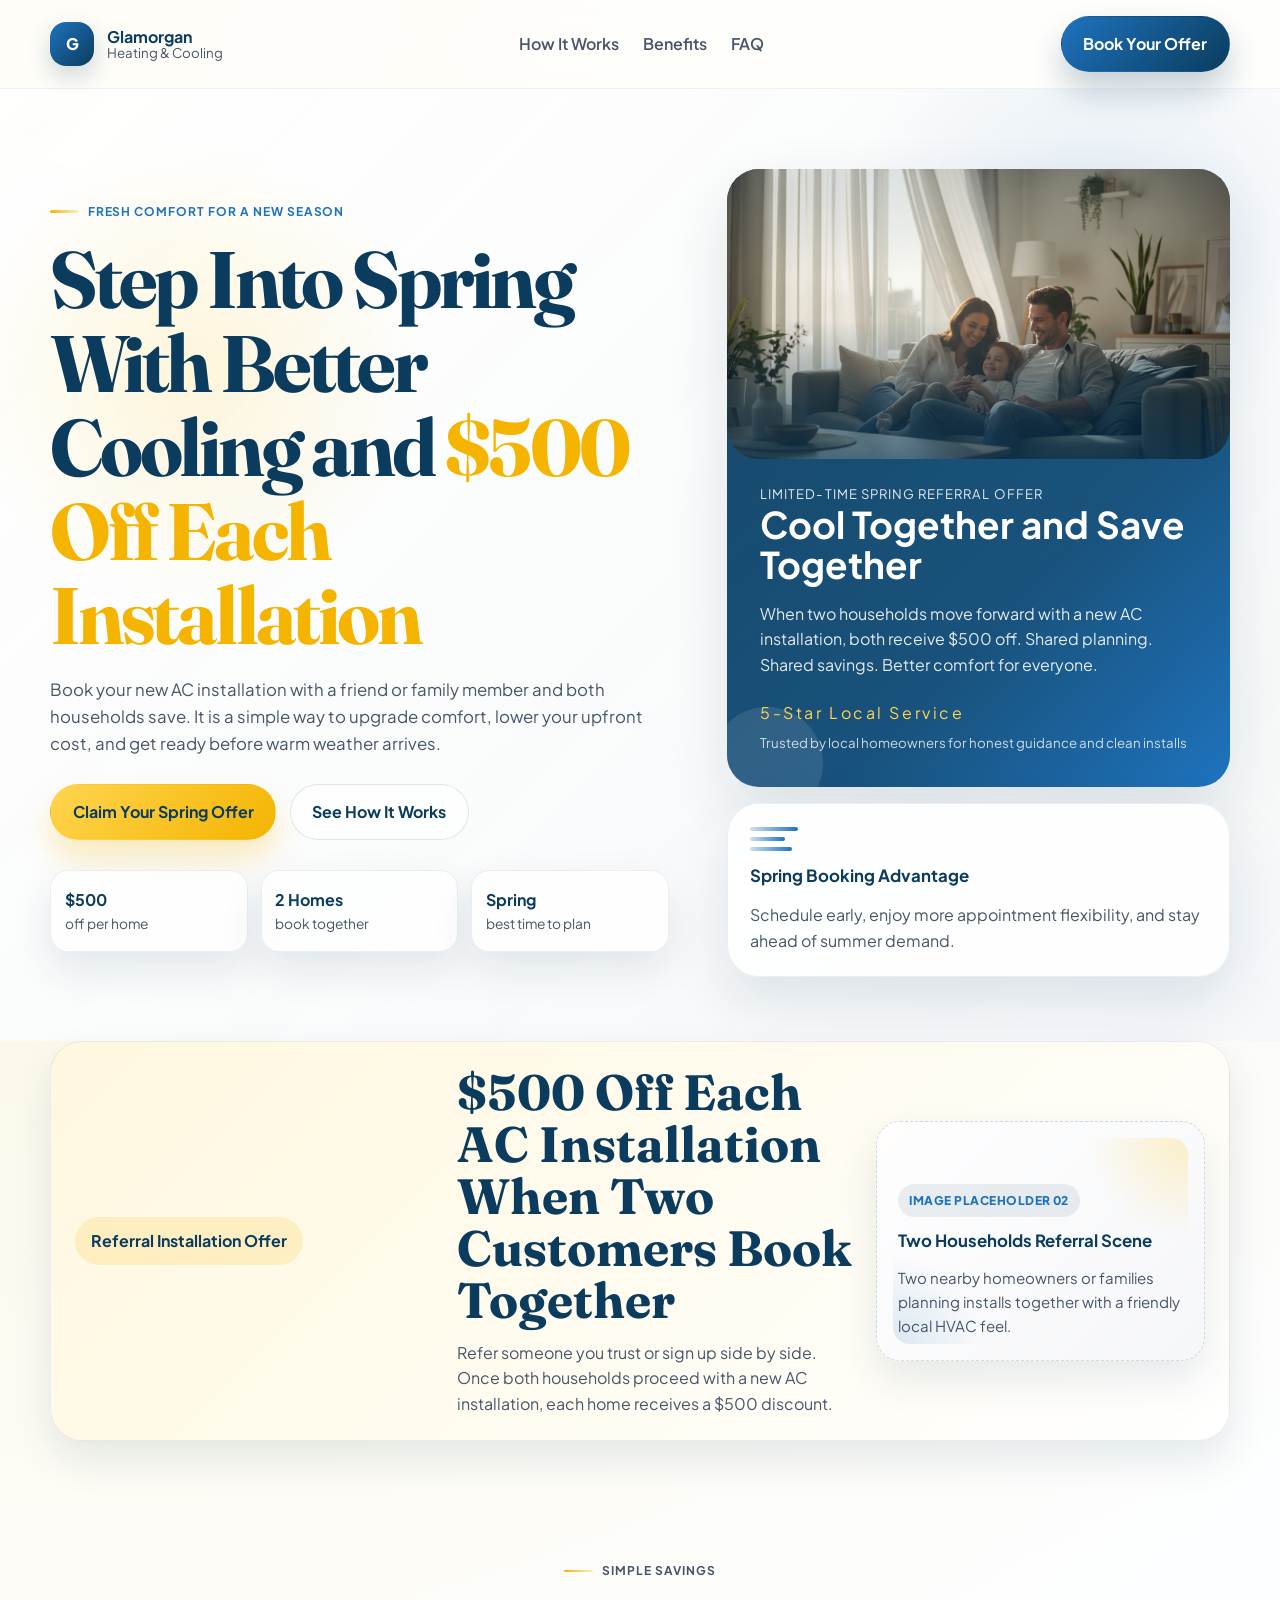
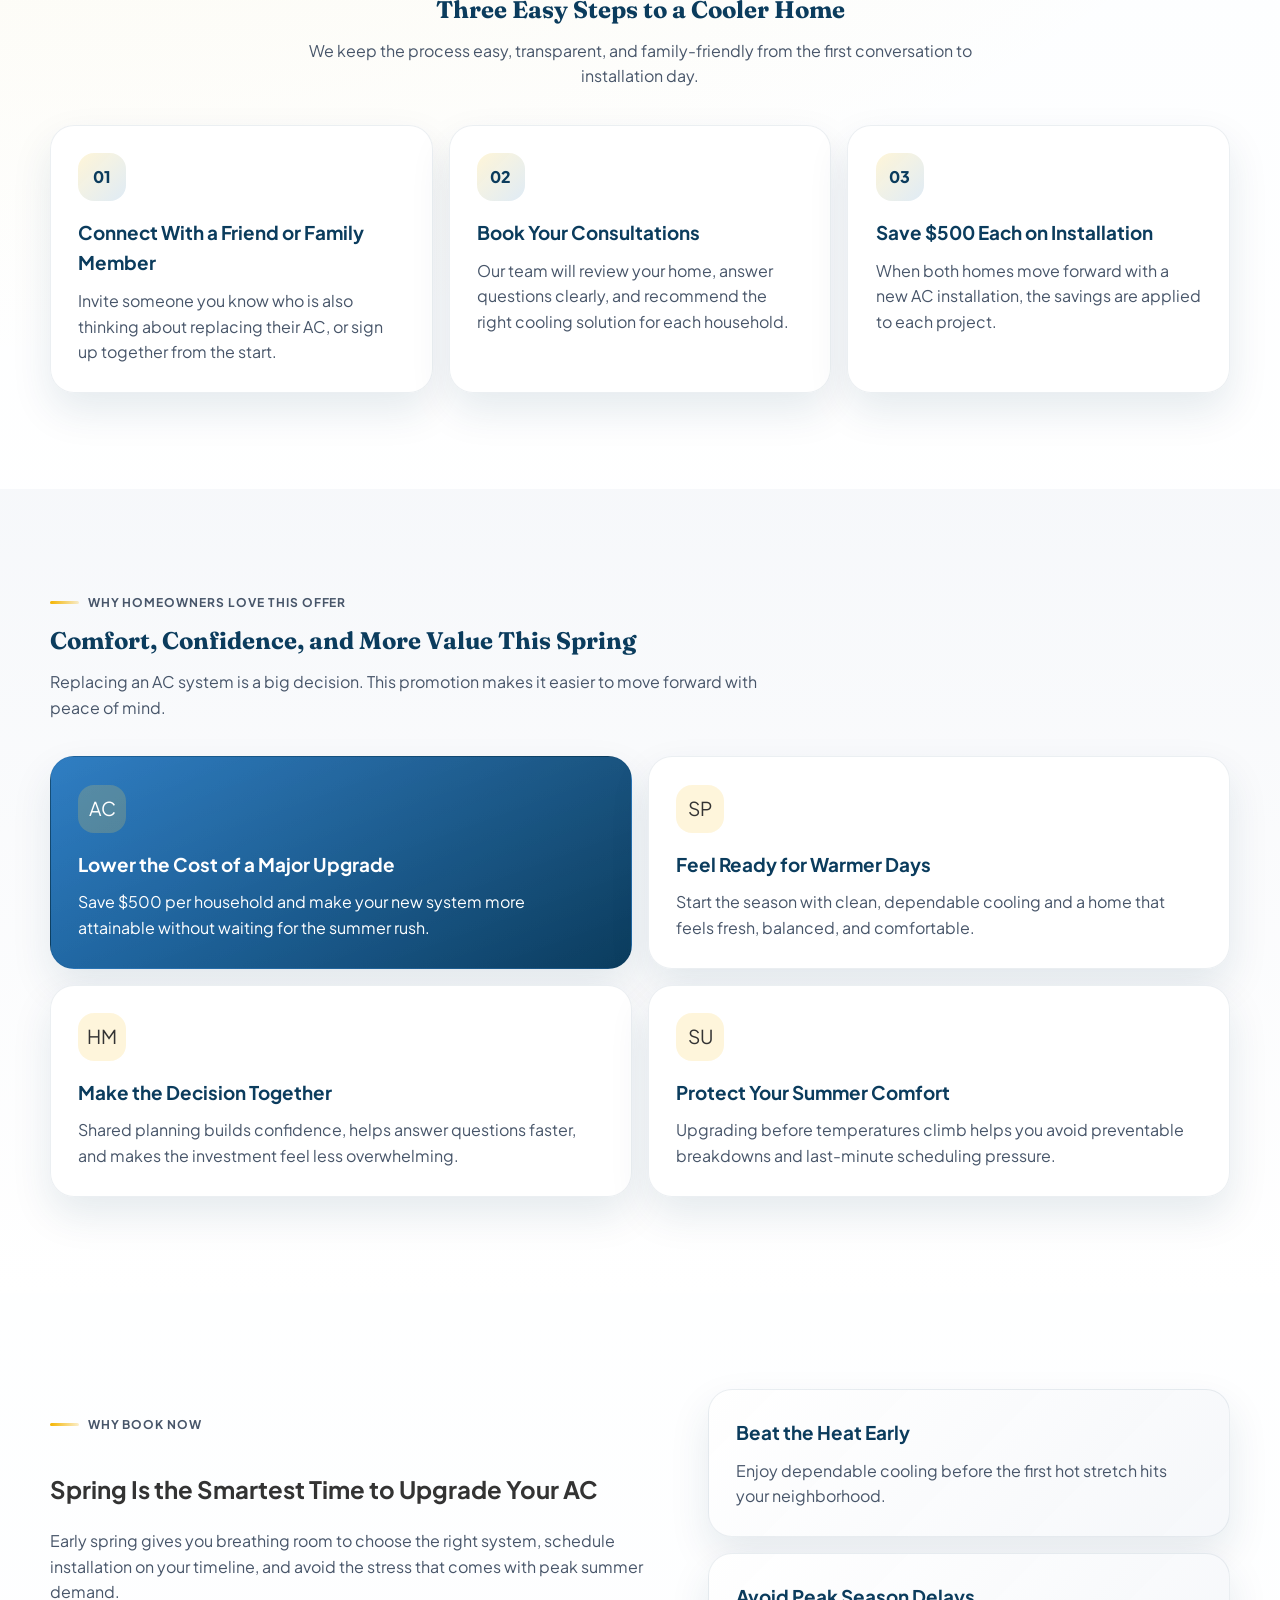
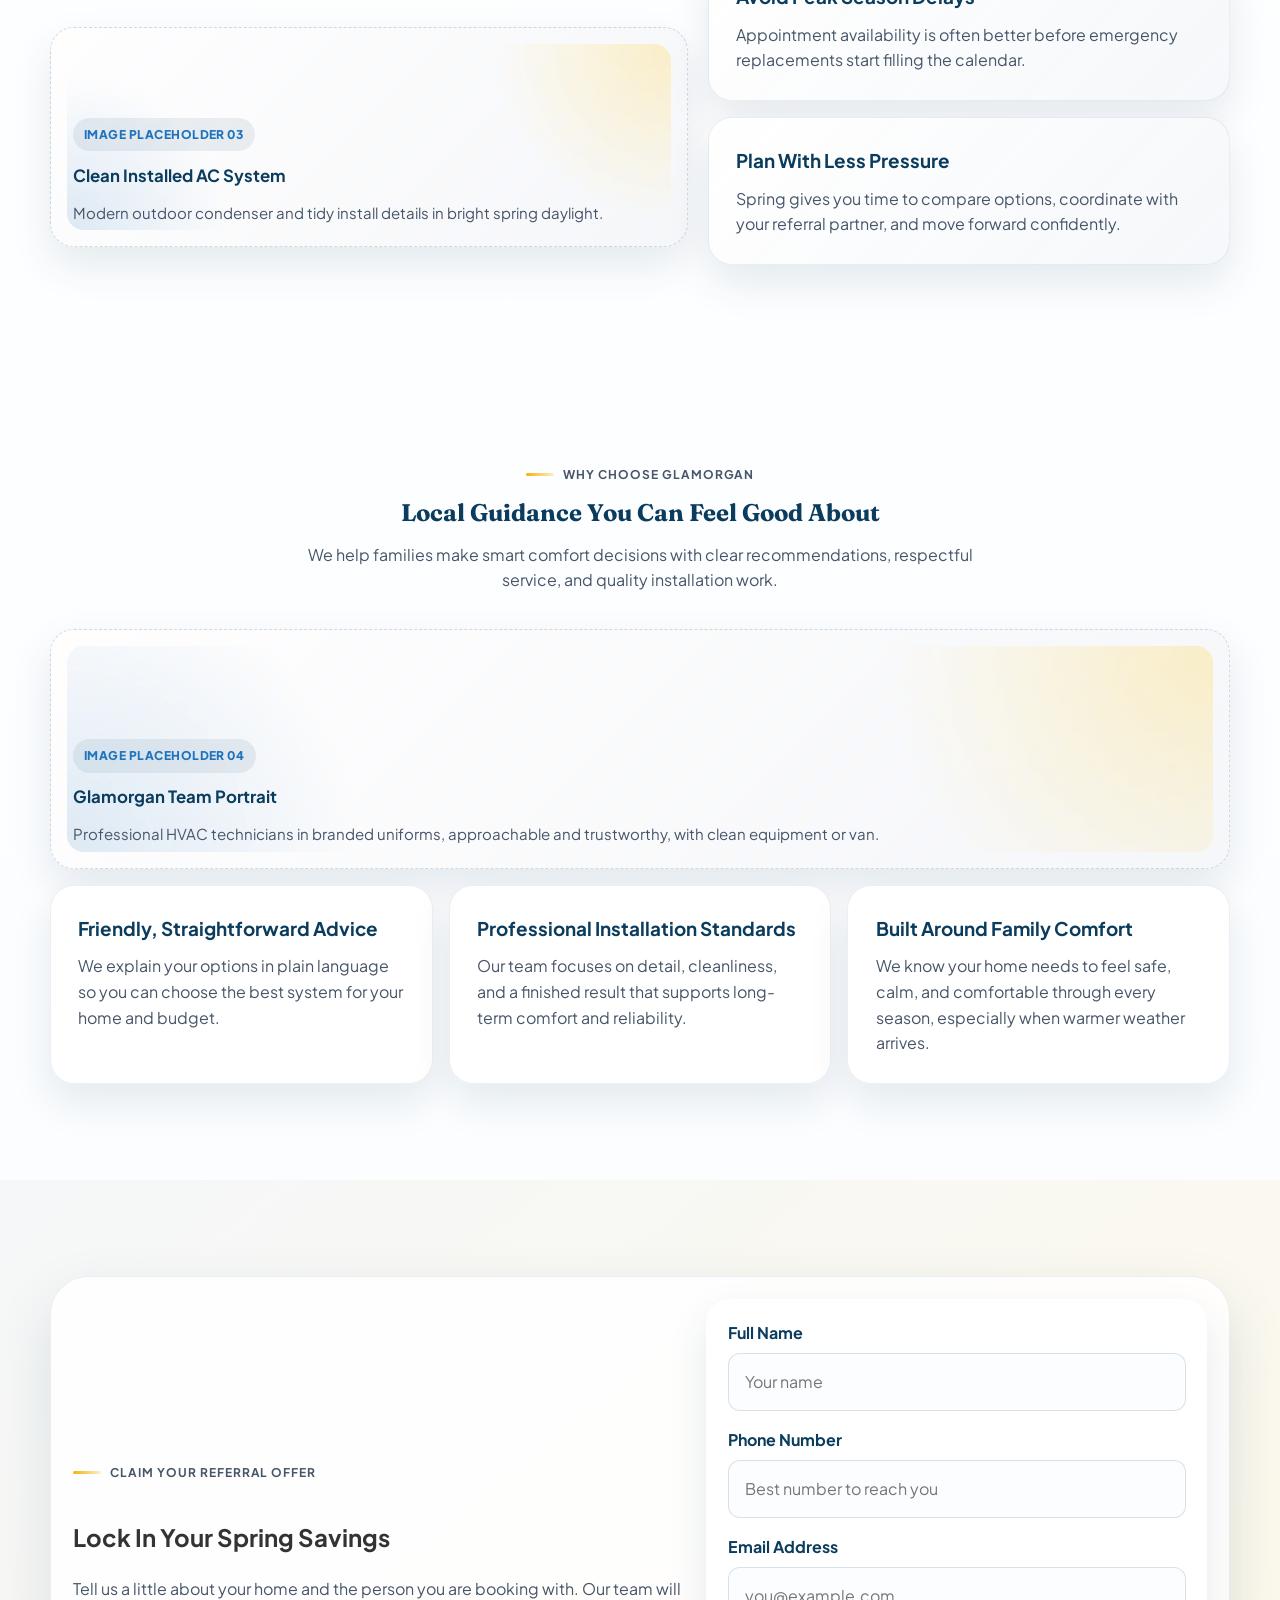
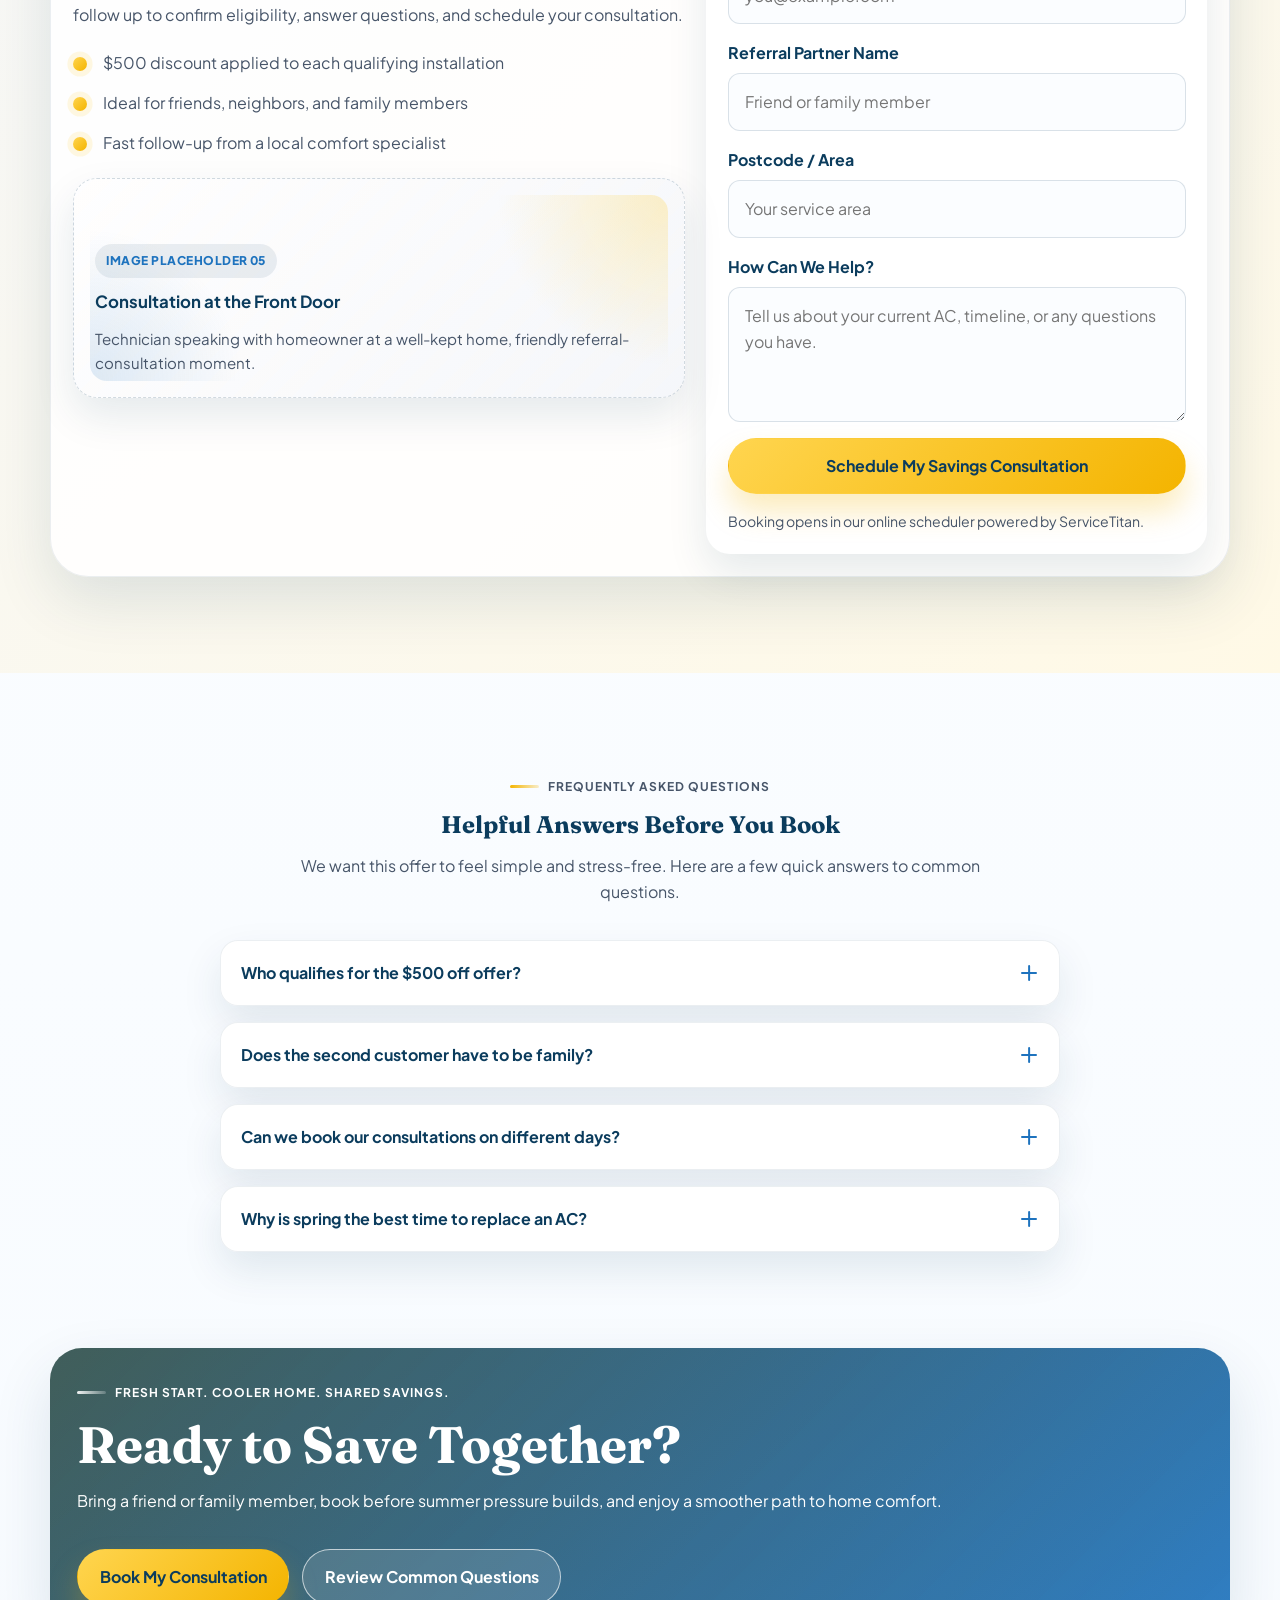
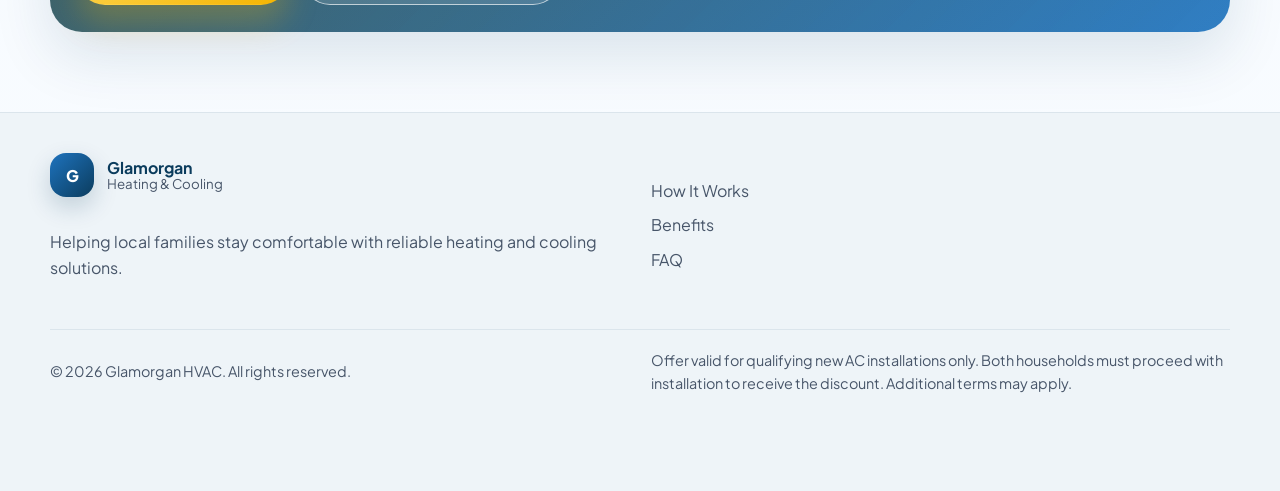
<file: index.html>
<!DOCTYPE html>
<html lang="en">
<head>
  <meta charset="UTF-8">
  <meta name="viewport" content="width=device-width, initial-scale=1.0">
  <meta
    name="description"
    content="Save $500 each on a new AC installation when two households book together with Glamorgan HVAC's spring referral offer."
  >
  <title>Glamorgan HVAC | Cool Together and Save Together</title>
  <link rel="preconnect" href="https://fonts.googleapis.com">
  <link rel="preconnect" href="https://fonts.gstatic.com" crossorigin>
  <link
    href="https://fonts.googleapis.com/css2?family=Plus+Jakarta+Sans:wght@400;500;600;700;800&family=Fraunces:wght@600;700&display=swap"
    rel="stylesheet"
  >
  <link rel="stylesheet" href="styles.css">
</head>
<body>
  <!-- Decorative Background Elements -->
  <div class="page-orb page-orb-left" aria-hidden="true"></div>
  <div class="page-orb page-orb-right" aria-hidden="true"></div>
  <div class="leaf-sprig leaf-sprig-top" aria-hidden="true">
    <span></span>
    <span></span>
    <span></span>
  </div>

  <!-- Sticky Mobile CTA -->
  <div class="sticky-cta is-hidden" data-sticky-cta>
    <p>Save $500 each before peak summer installs fill up.</p>
      <button
        class="button button-primary"
        type="button"
        data-booking-trigger="true"
      >
        Claim Spring Savings
      </button>
  </div>

  <!-- Site Header -->
  <header class="site-header">
    <div class="container header-inner">
      <a class="brand" href="#hero" aria-label="Glamorgan HVAC home">
        <span class="brand-mark">G</span>
        <span class="brand-text">
          <strong>Glamorgan</strong>
          <small>Heating &amp; Cooling</small>
        </span>
      </a>
      <nav class="site-nav" aria-label="Primary navigation">
        <a href="#how-it-works">How It Works</a>
        <a href="#benefits">Benefits</a>
        <a href="#faq">FAQ</a>
      </nav>
      <button
        class="button button-secondary header-button"
        type="button"
        data-booking-trigger="true"
      >
        Book Your Offer
      </button>
    </div>
  </header>

  <main>
    <!-- Hero Section -->
    <section class="hero-section" id="hero">
      <div class="container hero-grid">
        <div class="hero-copy">
          <p class="eyebrow">Fresh Comfort for a New Season</p>
          <h1>Step Into Spring With Better Cooling and <span>$500 Off Each Installation</span></h1>
          <p class="hero-text">
            Book your new AC installation with a friend or family member and both households save.
            It is a simple way to upgrade comfort, lower your upfront cost, and get ready before warm weather arrives.
          </p>
          <div class="hero-actions">
            <button
              class="button button-primary"
              type="button"
              data-booking-trigger="true"
            >
              Claim Your Spring Offer
            </button>
            <a class="button button-ghost" href="#how-it-works">See How It Works</a>
          </div>
          <div class="hero-trust">
            <div class="trust-item">
              <strong>$500</strong>
              <span>off per home</span>
            </div>
            <div class="trust-item">
              <strong>2 Homes</strong>
              <span>book together</span>
            </div>
            <div class="trust-item">
              <strong>Spring</strong>
              <span>best time to plan</span>
            </div>
          </div>
        </div>

        <div class="hero-visual">
          <div class="hero-card hero-main-card">
            <div class="hero-image-shell">
              <img
                class="hero-image"
                src="Whisk_a8a687d888cb364bbcc4489bdd223461dr.jpeg"
                alt="Family relaxing together in a bright, comfortable home during spring"
              >
            </div>
            <p class="card-label">Limited-Time Spring Referral Offer</p>
            <h2>Cool Together and Save Together</h2>
            <p>
              When two households move forward with a new AC installation, both receive
              $500 off. Shared planning. Shared savings. Better comfort for everyone.
            </p>
            <div class="rating-row" aria-label="Highly rated local service">
              <span>5-Star Local Service</span>
              <small>Trusted by local homeowners for honest guidance and clean installs</small>
            </div>
          </div>

          <div class="hero-card stat-card">
            <div class="airflow-icon" aria-hidden="true">
              <span></span>
              <span></span>
              <span></span>
            </div>
            <strong>Spring Booking Advantage</strong>
            <p>Schedule early, enjoy more appointment flexibility, and stay ahead of summer demand.</p>
          </div>
        </div>
      </div>
    </section>

    <!-- Promo Highlight Section -->
    <section class="promo-highlight">
      <div class="container promo-shell">
        <div class="promo-badge">
          <span>Referral Installation Offer</span>
        </div>
        <div class="promo-content">
          <h2>$500 Off Each AC Installation When Two Customers Book Together</h2>
          <p>
            Refer someone you trust or sign up side by side. Once both households proceed with a new AC installation,
            each home receives a $500 discount.
          </p>
        </div>
        <div class="image-placeholder image-placeholder-promo">
          <span class="image-placeholder-tag">Image Placeholder 02</span>
          <strong>Two Households Referral Scene</strong>
          <p>Two nearby homeowners or families planning installs together with a friendly local HVAC feel.</p>
        </div>
      </div>
    </section>

    <!-- How It Works Section -->
    <section class="section" id="how-it-works">
      <div class="container">
        <div class="section-heading centered">
          <p class="eyebrow">Simple Savings</p>
          <h2>Three Easy Steps to a Cooler Home</h2>
          <p>
            We keep the process easy, transparent, and family-friendly from the first conversation to installation day.
          </p>
        </div>

        <div class="steps-grid">
          <article class="info-card">
            <div class="step-number">01</div>
            <h3>Connect With a Friend or Family Member</h3>
            <p>
              Invite someone you know who is also thinking about replacing their AC, or sign up together from the start.
            </p>
          </article>

          <article class="info-card">
            <div class="step-number">02</div>
            <h3>Book Your Consultations</h3>
            <p>
              Our team will review your home, answer questions clearly, and recommend the right cooling solution for each household.
            </p>
          </article>

          <article class="info-card">
            <div class="step-number">03</div>
            <h3>Save $500 Each on Installation</h3>
            <p>
              When both homes move forward with a new AC installation, the savings are applied to each project.
            </p>
          </article>
        </div>
      </div>
    </section>

    <!-- Benefits Section -->
    <section class="section benefits-section" id="benefits">
      <div class="container">
        <div class="section-heading">
          <p class="eyebrow">Why Homeowners Love This Offer</p>
          <h2>Comfort, Confidence, and More Value This Spring</h2>
          <p>
            Replacing an AC system is a big decision. This promotion makes it easier to move forward with peace of mind.
          </p>
        </div>

        <div class="benefits-grid">
          <article class="benefit-card benefit-feature">
            <div class="benefit-icon">AC</div>
            <h3>Lower the Cost of a Major Upgrade</h3>
            <p>
              Save $500 per household and make your new system more attainable without waiting for the summer rush.
            </p>
          </article>

          <article class="benefit-card">
            <div class="benefit-icon">SP</div>
            <h3>Feel Ready for Warmer Days</h3>
            <p>
              Start the season with clean, dependable cooling and a home that feels fresh, balanced, and comfortable.
            </p>
          </article>

          <article class="benefit-card">
            <div class="benefit-icon">HM</div>
            <h3>Make the Decision Together</h3>
            <p>
              Shared planning builds confidence, helps answer questions faster, and makes the investment feel less overwhelming.
            </p>
          </article>

          <article class="benefit-card">
            <div class="benefit-icon">SU</div>
            <h3>Protect Your Summer Comfort</h3>
            <p>
              Upgrading before temperatures climb helps you avoid preventable breakdowns and last-minute scheduling pressure.
            </p>
          </article>
        </div>
      </div>
    </section>

    <!-- Why Book Now Section -->
    <section class="section urgency-section">
      <div class="container urgency-grid">
        <div class="urgency-copy">
          <p class="eyebrow">Why Book Now</p>
          <h2>Spring Is the Smartest Time to Upgrade Your AC</h2>
          <p>
            Early spring gives you breathing room to choose the right system, schedule installation on your timeline,
            and avoid the stress that comes with peak summer demand.
          </p>
          <div class="image-placeholder image-placeholder-inline">
            <span class="image-placeholder-tag">Image Placeholder 03</span>
            <strong>Clean Installed AC System</strong>
            <p>Modern outdoor condenser and tidy install details in bright spring daylight.</p>
          </div>
        </div>

        <div class="urgency-list">
          <article class="urgency-card">
            <h3>Beat the Heat Early</h3>
            <p>Enjoy dependable cooling before the first hot stretch hits your neighborhood.</p>
          </article>
          <article class="urgency-card">
            <h3>Avoid Peak Season Delays</h3>
            <p>Appointment availability is often better before emergency replacements start filling the calendar.</p>
          </article>
          <article class="urgency-card">
            <h3>Plan With Less Pressure</h3>
            <p>Spring gives you time to compare options, coordinate with your referral partner, and move forward confidently.</p>
          </article>
        </div>
      </div>
    </section>

    <!-- Why Choose Glamorgan Section -->
    <section class="section choose-section">
      <div class="container">
        <div class="section-heading centered">
          <p class="eyebrow">Why Choose Glamorgan</p>
          <h2>Local Guidance You Can Feel Good About</h2>
          <p>
            We help families make smart comfort decisions with clear recommendations, respectful service, and quality installation work.
          </p>
        </div>

        <div class="image-placeholder image-placeholder-showcase">
          <span class="image-placeholder-tag">Image Placeholder 04</span>
          <strong>Glamorgan Team Portrait</strong>
          <p>Professional HVAC technicians in branded uniforms, approachable and trustworthy, with clean equipment or van.</p>
        </div>

        <div class="choose-grid">
          <article class="choose-card">
            <h3>Friendly, Straightforward Advice</h3>
            <p>We explain your options in plain language so you can choose the best system for your home and budget.</p>
          </article>
          <article class="choose-card">
            <h3>Professional Installation Standards</h3>
            <p>Our team focuses on detail, cleanliness, and a finished result that supports long-term comfort and reliability.</p>
          </article>
          <article class="choose-card">
            <h3>Built Around Family Comfort</h3>
            <p>We know your home needs to feel safe, calm, and comfortable through every season, especially when warmer weather arrives.</p>
          </article>
        </div>
      </div>
    </section>

    <!-- Lead Form Section -->
    <section class="section form-section" id="lead-form">
      <div class="container form-shell">
        <div class="form-copy">
          <p class="eyebrow">Claim Your Referral Offer</p>
          <h2>Lock In Your Spring Savings</h2>
          <p>
            Tell us a little about your home and the person you are booking with. Our team will follow up to confirm eligibility,
            answer questions, and schedule your consultation.
          </p>

          <ul class="check-list">
            <li>$500 discount applied to each qualifying installation</li>
            <li>Ideal for friends, neighbors, and family members</li>
            <li>Fast follow-up from a local comfort specialist</li>
          </ul>

          <div class="image-placeholder image-placeholder-form">
            <span class="image-placeholder-tag">Image Placeholder 05</span>
            <strong>Consultation at the Front Door</strong>
            <p>Technician speaking with homeowner at a well-kept home, friendly referral-consultation moment.</p>
          </div>
        </div>

        <form class="lead-form" action="#" method="post">
          <div class="form-row">
            <label for="full-name">Full Name</label>
            <input id="full-name" name="full_name" type="text" placeholder="Your name" required>
          </div>

          <div class="form-row">
            <label for="phone">Phone Number</label>
            <input id="phone" name="phone" type="tel" placeholder="Best number to reach you" required>
          </div>

          <div class="form-row">
            <label for="email">Email Address</label>
            <input id="email" name="email" type="email" placeholder="you@example.com" required>
          </div>

          <div class="form-row">
            <label for="partner-name">Referral Partner Name</label>
            <input id="partner-name" name="partner_name" type="text" placeholder="Friend or family member">
          </div>

          <div class="form-row">
            <label for="postcode">Postcode / Area</label>
            <input id="postcode" name="postcode" type="text" placeholder="Your service area">
          </div>

          <div class="form-row">
            <label for="message">How Can We Help?</label>
            <textarea id="message" name="message" rows="4" placeholder="Tell us about your current AC, timeline, or any questions you have."></textarea>
          </div>

          <button
            class="button button-primary button-full"
            type="button"
            data-booking-trigger="true"
          >
            Schedule My Savings Consultation
          </button>
          <p class="form-note">Booking opens in our online scheduler powered by ServiceTitan.</p>
        </form>
      </div>
    </section>

    <!-- FAQ Section -->
    <section class="section faq-section" id="faq">
      <div class="container">
        <div class="section-heading centered">
          <p class="eyebrow">Frequently Asked Questions</p>
          <h2>Helpful Answers Before You Book</h2>
          <p>
            We want this offer to feel simple and stress-free. Here are a few quick answers to common questions.
          </p>
        </div>

        <div class="faq-list" data-accordion>
          <article class="faq-item">
            <button class="faq-question" type="button" aria-expanded="false">
              <span>Who qualifies for the $500 off offer?</span>
              <span class="faq-icon" aria-hidden="true"></span>
            </button>
            <div class="faq-answer">
              <p>
                Two households qualify when both move forward with a new AC installation through Glamorgan HVAC as part of the same referral offer period.
              </p>
            </div>
          </article>

          <article class="faq-item">
            <button class="faq-question" type="button" aria-expanded="false">
              <span>Does the second customer have to be family?</span>
              <span class="faq-icon" aria-hidden="true"></span>
            </button>
            <div class="faq-answer">
              <p>
                No. The second customer can be a friend, neighbor, coworker, or family member as long as both installations qualify.
              </p>
            </div>
          </article>

          <article class="faq-item">
            <button class="faq-question" type="button" aria-expanded="false">
              <span>Can we book our consultations on different days?</span>
              <span class="faq-icon" aria-hidden="true"></span>
            </button>
            <div class="faq-answer">
              <p>
                Yes. We can schedule each consultation separately if needed. Our team will simply connect both households to the same promotion.
              </p>
            </div>
          </article>

          <article class="faq-item">
            <button class="faq-question" type="button" aria-expanded="false">
              <span>Why is spring the best time to replace an AC?</span>
              <span class="faq-icon" aria-hidden="true"></span>
            </button>
            <div class="faq-answer">
              <p>
                Spring usually offers more scheduling flexibility, less urgency, and more time to prepare your home before summer cooling demand ramps up.
              </p>
            </div>
          </article>
        </div>
      </div>
    </section>

    <!-- Final CTA Section -->
    <section class="final-cta-section">
      <div class="container final-cta-shell">
        <div>
          <p class="eyebrow">Fresh Start. Cooler Home. Shared Savings.</p>
          <h2>Ready to Save Together?</h2>
          <p>
            Bring a friend or family member, book before summer pressure builds, and enjoy a smoother path to home comfort.
          </p>
        </div>
        <div class="final-cta-actions">
          <button
            class="button button-primary"
            type="button"
            data-booking-trigger="true"
          >
            Book My Consultation
          </button>
          <a class="button button-outline" href="#faq">Review Common Questions</a>
        </div>
      </div>
    </section>
  </main>

  <!-- Footer -->
  <footer class="site-footer">
    <div class="container footer-inner">
      <div>
        <a class="brand footer-brand" href="#hero">
          <span class="brand-mark">G</span>
          <span class="brand-text">
            <strong>Glamorgan</strong>
            <small>Heating &amp; Cooling</small>
          </span>
        </a>
        <p>Helping local families stay comfortable with reliable heating and cooling solutions.</p>
      </div>

      <div class="footer-links">
        <a href="#how-it-works">How It Works</a>
        <a href="#benefits">Benefits</a>
        <a href="#faq">FAQ</a>
      </div>
    </div>
    <div class="container footer-bottom">
      <p>&copy; 2026 Glamorgan HVAC. All rights reserved.</p>
      <p>
        Offer valid for qualifying new AC installations only. Both households must proceed with installation to receive the discount.
        Additional terms may apply.
      </p>
    </div>
  </footer>

  <script
    data-api-key="z72tx2e8dyigicu5grh8fyxv"
    data-schedulerid="sched_oyzszpzqvx9qjvia9v0nk6qn"
    defer
    id="se-widget-embed"
    src="https://embed.scheduler.servicetitan.com/scheduler-v1.js"
  ></script>
  <script src="script.js"></script>
</body>
</html>
</file>
<file: styles.css>
/* Base */
:root {
  --blue-900: #0b3c5d;
  --blue-700: #1e73be;
  --yellow-500: #f4b400;
  --yellow-300: #ffd54f;
  --white: #ffffff;
  --gray-50: #f5f7fa;
  --gray-100: #edf2f7;
  --gray-300: #cbd5e1;
  --gray-700: #475569;
  --charcoal: #333333;
  --shadow-soft: 0 24px 60px rgba(11, 60, 93, 0.12);
  --shadow-card: 0 18px 40px rgba(11, 60, 93, 0.1);
  --radius-xl: 32px;
  --radius-lg: 24px;
  --radius-md: 18px;
  --radius-sm: 12px;
  --container: 1180px;
}

*,
*::before,
*::after {
  box-sizing: border-box;
}

html {
  scroll-behavior: smooth;
}

body {
  margin: 0;
  font-family: "Plus Jakarta Sans", sans-serif;
  color: var(--charcoal);
  background:
    radial-gradient(circle at top left, rgba(255, 213, 79, 0.24), transparent 28%),
    linear-gradient(180deg, #f9fcff 0%, #ffffff 34%, #f7fbff 100%);
  line-height: 1.6;
  overflow-x: hidden;
}

img {
  max-width: 100%;
  display: block;
}

a {
  color: inherit;
  text-decoration: none;
}

button,
input,
textarea {
  font: inherit;
}

.container {
  width: min(calc(100% - 2rem), var(--container));
  margin: 0 auto;
}

.section {
  padding: 5rem 0;
  position: relative;
}

.section-heading {
  max-width: 720px;
  margin-bottom: 2.25rem;
}

.section-heading.centered {
  margin-left: auto;
  margin-right: auto;
  text-align: center;
}

.section-heading h2,
.hero-copy h1,
.final-cta-shell h2,
.promo-content h2 {
  margin: 0;
  font-family: "Fraunces", serif;
  line-height: 1.05;
  color: var(--blue-900);
}

.section-heading p,
.hero-text,
.promo-content p,
.form-copy p,
.urgency-copy p,
.final-cta-shell p {
  color: var(--gray-700);
}

.eyebrow {
  display: inline-flex;
  align-items: center;
  gap: 0.55rem;
  margin: 0 0 1rem;
  color: var(--blue-700);
  font-weight: 700;
  letter-spacing: 0.08em;
  text-transform: uppercase;
  font-size: 0.75rem;
}

.eyebrow::before {
  content: "";
  width: 1.8rem;
  height: 0.18rem;
  border-radius: 999px;
  background: linear-gradient(90deg, var(--yellow-500), rgba(244, 180, 0, 0.2));
}

/* Decorative Background */
.page-orb {
  position: fixed;
  z-index: -2;
  border-radius: 50%;
  filter: blur(20px);
  opacity: 0.7;
}

.page-orb-left {
  top: 9rem;
  left: -5rem;
  width: 16rem;
  height: 16rem;
  background: rgba(30, 115, 190, 0.1);
}

.page-orb-right {
  top: 35rem;
  right: -6rem;
  width: 18rem;
  height: 18rem;
  background: rgba(255, 213, 79, 0.18);
}

.leaf-sprig {
  position: fixed;
  z-index: -1;
  inset: 8rem auto auto 0.75rem;
  display: grid;
  gap: 0.65rem;
}

.leaf-sprig span {
  width: 2.6rem;
  height: 1.15rem;
  border-radius: 100% 0 100% 0;
  background: linear-gradient(135deg, rgba(124, 196, 110, 0.22), rgba(30, 115, 190, 0.08));
  transform-origin: left center;
}

.leaf-sprig span:nth-child(1) {
  transform: rotate(-18deg);
}

.leaf-sprig span:nth-child(2) {
  transform: rotate(8deg) translateX(0.6rem);
}

.leaf-sprig span:nth-child(3) {
  transform: rotate(28deg);
}

/* Buttons */
.button {
  display: inline-flex;
  align-items: center;
  justify-content: center;
  min-height: 3.25rem;
  padding: 0.9rem 1.35rem;
  border-radius: 999px;
  border: 1px solid transparent;
  font-weight: 700;
  transition: transform 180ms ease, box-shadow 180ms ease, background-color 180ms ease, color 180ms ease;
  cursor: pointer;
}

.button:hover,
.button:focus-visible {
  transform: translateY(-2px);
}

.button-primary {
  color: var(--blue-900);
  background: linear-gradient(135deg, var(--yellow-300), var(--yellow-500));
  box-shadow: 0 18px 30px rgba(244, 180, 0, 0.26);
}

.button-secondary {
  color: var(--white);
  background: linear-gradient(135deg, var(--blue-700), var(--blue-900));
  box-shadow: 0 18px 32px rgba(11, 60, 93, 0.24);
}

.button-ghost {
  color: var(--blue-900);
  background: rgba(255, 255, 255, 0.65);
  border-color: rgba(11, 60, 93, 0.12);
  backdrop-filter: blur(8px);
}

.button-outline {
  color: var(--blue-900);
  border-color: rgba(255, 255, 255, 0.65);
  background: rgba(255, 255, 255, 0.12);
}

.button-full {
  width: 100%;
}

/* Header */
.site-header {
  position: sticky;
  top: 0;
  z-index: 20;
  padding: 1rem 0;
  background: rgba(255, 255, 255, 0.82);
  backdrop-filter: blur(18px);
  border-bottom: 1px solid rgba(11, 60, 93, 0.06);
}

.header-inner {
  display: flex;
  align-items: center;
  justify-content: space-between;
  gap: 1rem;
}

.brand {
  display: inline-flex;
  align-items: center;
  gap: 0.8rem;
}

.brand-mark {
  display: grid;
  place-items: center;
  width: 2.75rem;
  height: 2.75rem;
  border-radius: 1rem;
  color: var(--white);
  font-weight: 800;
  background: linear-gradient(135deg, var(--blue-700), var(--blue-900));
  box-shadow: 0 10px 24px rgba(11, 60, 93, 0.2);
}

.brand-text {
  display: grid;
  line-height: 1.1;
}

.brand-text strong {
  color: var(--blue-900);
  font-size: 1rem;
}

.brand-text small {
  color: var(--gray-700);
}

.site-nav {
  display: none;
  align-items: center;
  gap: 1.5rem;
  color: var(--gray-700);
  font-weight: 600;
}

.site-nav a:hover,
.site-nav a:focus-visible {
  color: var(--blue-700);
}

.header-button {
  display: none;
}

/* Hero */
.hero-section {
  position: relative;
  padding: 4rem 0 3.5rem;
}

.hero-section::before {
  content: "";
  position: absolute;
  inset: 0;
  background:
    radial-gradient(circle at 15% 30%, rgba(255, 213, 79, 0.2), transparent 18%),
    radial-gradient(circle at 85% 15%, rgba(30, 115, 190, 0.1), transparent 18%),
    linear-gradient(135deg, rgba(255, 255, 255, 0.96), rgba(245, 247, 250, 0.92));
  z-index: -1;
}

.hero-grid {
  display: grid;
  gap: 1.6rem;
}

.hero-copy h1 {
  font-size: clamp(2.75rem, 7vw, 5rem);
  letter-spacing: -0.04em;
}

.hero-copy h1 span {
  color: var(--yellow-500);
}

.hero-text {
  max-width: 38rem;
  margin: 1.25rem 0 0;
  font-size: 1.05rem;
}

.hero-actions {
  display: flex;
  flex-direction: column;
  gap: 0.85rem;
  margin-top: 1.6rem;
}

.hero-trust {
  display: grid;
  grid-template-columns: repeat(3, minmax(0, 1fr));
  gap: 0.8rem;
  margin-top: 1.9rem;
}

.trust-item {
  padding: 1rem 0.85rem;
  border-radius: var(--radius-md);
  background: rgba(255, 255, 255, 0.76);
  border: 1px solid rgba(11, 60, 93, 0.08);
  box-shadow: var(--shadow-card);
}

.trust-item strong {
  display: block;
  color: var(--blue-900);
  font-size: 1rem;
}

.trust-item span {
  display: block;
  color: var(--gray-700);
  font-size: 0.86rem;
}

.hero-visual {
  display: grid;
  gap: 1rem;
}

.hero-card {
  position: relative;
  overflow: hidden;
  border-radius: var(--radius-xl);
  box-shadow: var(--shadow-soft);
}

.hero-main-card {
  padding: 1.75rem;
  color: var(--white);
  background:
    linear-gradient(145deg, rgba(255, 255, 255, 0.06), rgba(255, 255, 255, 0)),
    linear-gradient(135deg, var(--blue-900), #144f7a 65%, var(--blue-700));
}

.hero-main-card::before,
.hero-main-card::after {
  content: "";
  position: absolute;
  border-radius: 50%;
  pointer-events: none;
}

.hero-main-card::before {
  width: 10rem;
  height: 10rem;
  top: -4rem;
  right: -2rem;
  background: rgba(255, 213, 79, 0.16);
}

.hero-main-card::after {
  width: 7rem;
  height: 7rem;
  bottom: -2rem;
  left: -1rem;
  background: rgba(255, 255, 255, 0.1);
}

.hero-image-shell {
  position: relative;
  margin: -1.75rem -1.75rem 1.25rem;
  min-height: 250px;
  overflow: hidden;
  border-radius: var(--radius-xl);
}

.hero-image-shell::after {
  content: "";
  position: absolute;
  inset: 0;
  background:
    linear-gradient(180deg, rgba(11, 60, 93, 0.12) 0%, rgba(11, 60, 93, 0) 36%),
    linear-gradient(180deg, rgba(11, 60, 93, 0) 52%, rgba(11, 60, 93, 0.68) 100%);
}

.hero-image {
  width: 100%;
  height: 100%;
  min-height: 250px;
  object-fit: cover;
  object-position: center;
}

.card-label {
  margin: 0 0 0.75rem;
  color: rgba(255, 255, 255, 0.82);
  font-size: 0.82rem;
  letter-spacing: 0.08em;
  text-transform: uppercase;
}

.hero-main-card h2 {
  margin: 0;
  color: var(--white);
  font-size: 1.95rem;
  line-height: 1.1;
}

.hero-main-card p {
  position: relative;
  z-index: 1;
  margin: 1rem 0 0;
  color: rgba(255, 255, 255, 0.88);
}

.rating-row {
  position: relative;
  z-index: 1;
  display: grid;
  gap: 0.45rem;
  margin-top: 1.4rem;
}

.rating-row span {
  color: var(--yellow-300);
  letter-spacing: 0.16em;
}

.rating-row small {
  color: rgba(255, 255, 255, 0.78);
}

.stat-card {
  display: grid;
  gap: 0.75rem;
  padding: 1.4rem;
  background: rgba(255, 255, 255, 0.92);
  border: 1px solid rgba(11, 60, 93, 0.08);
}

.stat-card strong {
  color: var(--blue-900);
  font-size: 1.05rem;
}

.stat-card p {
  margin: 0;
  color: var(--gray-700);
}

.airflow-icon {
  display: inline-grid;
  gap: 0.35rem;
  width: fit-content;
}

.airflow-icon span {
  width: 3rem;
  height: 0.28rem;
  border-radius: 999px;
  background: linear-gradient(90deg, rgba(30, 115, 190, 0.22), var(--blue-700));
}

.airflow-icon span:nth-child(2) {
  width: 2.2rem;
}

.airflow-icon span:nth-child(3) {
  width: 2.6rem;
}

/* Promo Highlight */
.promo-highlight {
  padding: 0 0 1rem;
}

.promo-shell {
  display: grid;
  gap: 1rem;
  padding: 1.5rem;
  border-radius: var(--radius-xl);
  background:
    linear-gradient(135deg, rgba(255, 213, 79, 0.18), rgba(255, 255, 255, 0.92)),
    var(--white);
  box-shadow: var(--shadow-card);
  border: 1px solid rgba(11, 60, 93, 0.08);
}

.promo-badge span {
  display: inline-flex;
  padding: 0.7rem 1rem;
  border-radius: 999px;
  color: var(--blue-900);
  background: rgba(244, 180, 0, 0.16);
  font-weight: 700;
}

.promo-content h2 {
  font-size: clamp(2rem, 4.6vw, 3.1rem);
}

.promo-content p {
  margin: 0.85rem 0 0;
}

/* Image Placeholders */
.image-placeholder {
  position: relative;
  display: grid;
  gap: 0.7rem;
  min-height: 220px;
  padding: 1.35rem;
  border-radius: var(--radius-lg);
  border: 1px dashed rgba(11, 60, 93, 0.18);
  background:
    linear-gradient(135deg, rgba(255, 255, 255, 0.92), rgba(245, 247, 250, 0.92)),
    repeating-linear-gradient(
      135deg,
      rgba(30, 115, 190, 0.04) 0,
      rgba(30, 115, 190, 0.04) 14px,
      rgba(255, 213, 79, 0.08) 14px,
      rgba(255, 213, 79, 0.08) 28px
    );
  box-shadow: var(--shadow-card);
  align-content: end;
}

.image-placeholder::before {
  content: "";
  position: absolute;
  inset: 1rem;
  border-radius: calc(var(--radius-lg) - 0.45rem);
  background:
    radial-gradient(circle at top right, rgba(255, 213, 79, 0.3), transparent 28%),
    radial-gradient(circle at bottom left, rgba(30, 115, 190, 0.14), transparent 25%);
  pointer-events: none;
}

.image-placeholder > * {
  position: relative;
  z-index: 1;
}

.image-placeholder strong {
  color: var(--blue-900);
  font-size: 1.05rem;
}

.image-placeholder p {
  margin: 0;
  color: var(--gray-700);
  font-size: 0.94rem;
}

.image-placeholder-tag {
  display: inline-flex;
  width: fit-content;
  padding: 0.45rem 0.7rem;
  border-radius: 999px;
  background: rgba(11, 60, 93, 0.08);
  color: var(--blue-700);
  font-size: 0.75rem;
  font-weight: 800;
  letter-spacing: 0.04em;
  text-transform: uppercase;
}

.image-placeholder-hero {
  min-height: 250px;
  margin-bottom: 1rem;
  background:
    linear-gradient(180deg, rgba(255, 255, 255, 0.16), rgba(255, 255, 255, 0.04)),
    linear-gradient(135deg, rgba(255, 213, 79, 0.18), rgba(255, 255, 255, 0.06));
  border-color: rgba(255, 255, 255, 0.24);
}

.image-placeholder-hero strong,
.image-placeholder-hero p,
.image-placeholder-hero .image-placeholder-tag {
  color: var(--white);
}

.image-placeholder-hero .image-placeholder-tag {
  background: rgba(255, 255, 255, 0.12);
}

.image-placeholder-promo,
.image-placeholder-showcase {
  min-height: 240px;
}

.image-placeholder-inline,
.image-placeholder-form {
  margin-top: 1.4rem;
}

.image-placeholder-showcase {
  margin-bottom: 1rem;
}

/* Cards and Grids */
.steps-grid,
.benefits-grid,
.choose-grid {
  display: grid;
  gap: 1rem;
}

.info-card,
.benefit-card,
.choose-card,
.urgency-card {
  position: relative;
  padding: 1.5rem;
  border-radius: var(--radius-lg);
  background: rgba(255, 255, 255, 0.95);
  border: 1px solid rgba(11, 60, 93, 0.08);
  box-shadow: var(--shadow-card);
}

.step-number {
  display: inline-flex;
  align-items: center;
  justify-content: center;
  width: 3rem;
  height: 3rem;
  margin-bottom: 1rem;
  border-radius: 1rem;
  color: var(--blue-900);
  background: linear-gradient(135deg, rgba(255, 213, 79, 0.22), rgba(30, 115, 190, 0.14));
  font-weight: 800;
}

.info-card h3,
.benefit-card h3,
.choose-card h3,
.urgency-card h3 {
  margin: 0 0 0.65rem;
  color: var(--blue-900);
  font-size: 1.18rem;
}

.info-card p,
.benefit-card p,
.choose-card p,
.urgency-card p {
  margin: 0;
  color: var(--gray-700);
}

.benefits-section {
  background:
    linear-gradient(180deg, rgba(245, 247, 250, 0.88), rgba(255, 255, 255, 0.98)),
    var(--white);
}

.benefits-grid {
  grid-template-columns: repeat(1, minmax(0, 1fr));
}

.benefit-feature {
  color: var(--white);
  background:
    linear-gradient(160deg, rgba(255, 255, 255, 0.08), rgba(255, 255, 255, 0)),
    linear-gradient(140deg, var(--blue-700), var(--blue-900));
}

.benefit-feature h3,
.benefit-feature p {
  color: var(--white);
}

.benefit-icon {
  display: inline-grid;
  place-items: center;
  width: 3rem;
  height: 3rem;
  margin-bottom: 1rem;
  border-radius: 1rem;
  font-size: 1.2rem;
  background: rgba(244, 180, 0, 0.14);
}

.benefit-feature .benefit-icon {
  background: rgba(255, 213, 79, 0.2);
}

/* Urgency */
.urgency-section {
  overflow: hidden;
}

.urgency-grid {
  display: grid;
  gap: 1.25rem;
  align-items: start;
}

.urgency-list {
  display: grid;
  gap: 1rem;
}

.urgency-card {
  background:
    linear-gradient(135deg, rgba(255, 255, 255, 0.96), rgba(245, 247, 250, 0.94)),
    var(--white);
}

/* Form Section */
.form-section {
  background:
    linear-gradient(140deg, rgba(11, 60, 93, 0.04), rgba(255, 213, 79, 0.14)),
    var(--white);
}

.form-shell {
  display: grid;
  gap: 1.35rem;
  padding: 1.35rem;
  border-radius: calc(var(--radius-xl) + 0.4rem);
  background: rgba(255, 255, 255, 0.85);
  border: 1px solid rgba(11, 60, 93, 0.08);
  box-shadow: var(--shadow-soft);
}

.check-list {
  margin: 1.4rem 0 0;
  padding: 0;
  list-style: none;
  display: grid;
  gap: 0.9rem;
}

.check-list li {
  position: relative;
  padding-left: 1.9rem;
  color: var(--gray-700);
}

.check-list li::before {
  content: "";
  position: absolute;
  left: 0;
  top: 0.45rem;
  width: 0.9rem;
  height: 0.9rem;
  border-radius: 50%;
  background: linear-gradient(135deg, var(--yellow-300), var(--yellow-500));
  box-shadow: 0 0 0 0.35rem rgba(255, 213, 79, 0.16);
}

.lead-form {
  display: grid;
  gap: 1rem;
  padding: 1.35rem;
  border-radius: var(--radius-lg);
  background: var(--white);
  box-shadow: var(--shadow-card);
}

.form-row {
  display: grid;
  gap: 0.45rem;
}

.form-row label {
  font-weight: 700;
  color: var(--blue-900);
}

.form-row input,
.form-row textarea {
  width: 100%;
  padding: 0.95rem 1rem;
  border: 1px solid rgba(11, 60, 93, 0.14);
  border-radius: var(--radius-sm);
  background: #fbfdff;
  color: var(--charcoal);
  transition: border-color 180ms ease, box-shadow 180ms ease, transform 180ms ease;
}

.form-row input:focus,
.form-row textarea:focus {
  outline: none;
  border-color: rgba(30, 115, 190, 0.68);
  box-shadow: 0 0 0 0.22rem rgba(30, 115, 190, 0.12);
}

.form-note {
  margin: 0;
  color: var(--gray-700);
  font-size: 0.88rem;
}

/* FAQ */
.faq-list {
  display: grid;
  gap: 1rem;
  max-width: 840px;
  margin: 0 auto;
}

.faq-item {
  border-radius: var(--radius-md);
  border: 1px solid rgba(11, 60, 93, 0.08);
  background: rgba(255, 255, 255, 0.96);
  box-shadow: var(--shadow-card);
  overflow: hidden;
}

.faq-question {
  width: 100%;
  display: flex;
  align-items: center;
  justify-content: space-between;
  gap: 1rem;
  padding: 1.2rem 1.25rem;
  border: 0;
  background: transparent;
  color: var(--blue-900);
  text-align: left;
  font-weight: 700;
  cursor: pointer;
}

.faq-icon {
  position: relative;
  flex: 0 0 auto;
  width: 1.25rem;
  height: 1.25rem;
}

.faq-icon::before,
.faq-icon::after {
  content: "";
  position: absolute;
  inset: 50% auto auto 50%;
  width: 1rem;
  height: 0.14rem;
  border-radius: 999px;
  background: var(--blue-700);
  transform: translate(-50%, -50%);
  transition: transform 180ms ease, opacity 180ms ease;
}

.faq-icon::after {
  transform: translate(-50%, -50%) rotate(90deg);
}

.faq-question[aria-expanded="true"] .faq-icon::after {
  opacity: 0;
  transform: translate(-50%, -50%) rotate(90deg) scaleX(0.5);
}

.faq-answer {
  display: grid;
  grid-template-rows: 0fr;
  transition: grid-template-rows 220ms ease;
}

.faq-answer p {
  min-height: 0;
  overflow: hidden;
  margin: 0;
  padding: 0 1.25rem;
  color: var(--gray-700);
}

.faq-item.is-open .faq-answer {
  grid-template-rows: 1fr;
}

.faq-item.is-open .faq-answer p {
  padding-bottom: 1.2rem;
}

/* Final CTA */
.final-cta-section {
  padding: 0 0 5rem;
}

.final-cta-shell {
  display: grid;
  gap: 1.2rem;
  padding: 1.7rem;
  border-radius: var(--radius-xl);
  background:
    linear-gradient(135deg, rgba(255, 213, 79, 0.22), rgba(255, 255, 255, 0.08)),
    linear-gradient(140deg, var(--blue-900), var(--blue-700));
  color: var(--white);
  box-shadow: var(--shadow-soft);
}

.final-cta-shell .eyebrow,
.final-cta-shell p,
.final-cta-shell h2 {
  color: var(--white);
}

.final-cta-shell .button-outline {
  color: var(--white);
}

.final-cta-shell .eyebrow::before {
  background: linear-gradient(90deg, rgba(255, 255, 255, 0.92), rgba(255, 255, 255, 0.2));
}

.final-cta-shell h2 {
  font-size: clamp(2.1rem, 4vw, 3.4rem);
}

.final-cta-actions {
  display: flex;
  flex-direction: column;
  gap: 0.8rem;
}

/* Booking Modal */

/* Footer */
.site-footer {
  background: #eef4f8;
  padding: 2.5rem 0 6rem;
  border-top: 1px solid rgba(11, 60, 93, 0.08);
}

.footer-inner,
.footer-bottom {
  display: grid;
  gap: 1.4rem;
}

.footer-brand {
  margin-bottom: 1rem;
}

.site-footer p,
.site-footer a {
  color: var(--gray-700);
}

.footer-links {
  display: grid;
  gap: 0.55rem;
}

.footer-links a:hover,
.footer-links a:focus-visible {
  color: var(--blue-700);
}

.footer-bottom {
  margin-top: 2rem;
  padding-top: 1.2rem;
  border-top: 1px solid rgba(11, 60, 93, 0.08);
}

.footer-bottom p {
  margin: 0;
  font-size: 0.9rem;
}

/* Sticky CTA */
.sticky-cta {
  --sticky-offset-x: 0;
  --sticky-offset-y: 0;
  position: fixed;
  left: 0;
  right: 0;
  bottom: 0;
  z-index: 25;
  display: grid;
  gap: 0.75rem;
  padding: 0.9rem 1rem calc(0.9rem + env(safe-area-inset-bottom, 0px));
  background: rgba(11, 60, 93, 0.95);
  box-shadow: 0 -16px 34px rgba(11, 60, 93, 0.26);
  transform: translate(var(--sticky-offset-x), var(--sticky-offset-y));
  visibility: visible;
  transition: box-shadow 220ms ease;
}

.sticky-cta p {
  margin: 0;
  color: var(--white);
  text-align: center;
  font-size: 0.92rem;
}

.sticky-cta.is-hidden {
  --sticky-offset-y: 110%;
  opacity: 0;
  visibility: hidden;
  pointer-events: none;
}

.sticky-cta.is-pinned {
  --sticky-offset-y: 0;
  opacity: 1;
  box-shadow:
    0 -16px 34px rgba(11, 60, 93, 0.26),
    0 0 28px rgba(244, 180, 0, 0.24);
}

.sticky-cta.is-footer-hidden {
  --sticky-offset-y: 110%;
  opacity: 0;
  visibility: hidden;
  pointer-events: none;
}

.sticky-cta.is-visible {
  visibility: visible;
  pointer-events: auto;
  animation: stickyCtaEntrance 520ms ease-out both;
}

.sticky-cta.is-exiting {
  visibility: visible;
  pointer-events: none;
  animation: stickyCtaExit 420ms ease-in both;
}

@keyframes stickyCtaEntrance {
  0% {
    opacity: 0;
    transform: translate(var(--sticky-offset-x), 110%);
  }

  70% {
    opacity: 1;
    transform: translate(var(--sticky-offset-x), -6%);
  }

  100% {
    opacity: 1;
    transform: translate(var(--sticky-offset-x), 0);
  }
}

@keyframes stickyCtaExit {
  0% {
    opacity: 1;
    transform: translate(var(--sticky-offset-x), 0);
  }

  35% {
    opacity: 1;
    transform: translate(var(--sticky-offset-x), -4%);
  }

  100% {
    opacity: 0;
    transform: translate(var(--sticky-offset-x), 110%);
  }
}

/* Responsive */
@media (min-width: 640px) {
  .hero-actions,
  .final-cta-actions {
    flex-direction: row;
    flex-wrap: wrap;
  }

  .promo-shell,
  .form-shell,
  .footer-inner,
  .footer-bottom {
    grid-template-columns: repeat(2, minmax(0, 1fr));
    align-items: center;
  }

  .image-placeholder-promo {
    grid-column: 1 / -1;
  }

  .steps-grid,
  .choose-grid {
    grid-template-columns: repeat(3, minmax(0, 1fr));
  }

  .benefits-grid {
    grid-template-columns: repeat(2, minmax(0, 1fr));
  }
}

@media (min-width: 900px) {
  .site-nav,
  .header-button {
    display: inline-flex;
  }

  .sticky-cta {
    --sticky-offset-x: -50%;
    left: 50%;
    right: auto;
    bottom: 1rem;
    width: min(calc(100% - 2rem), 760px);
    grid-template-columns: auto auto;
    align-items: center;
    justify-content: center;
    gap: 1rem;
    padding: 0.8rem 1rem;
    border-radius: 22px;
  }

  .sticky-cta p {
    text-align: left;
    font-size: 0.95rem;
    white-space: nowrap;
  }

  .sticky-cta .button {
    min-height: 2.7rem;
    padding: 0.75rem 1.25rem;
    white-space: nowrap;
  }

  .site-footer {
    padding-bottom: 6rem;
  }

  .hero-section {
    padding: 5rem 0 4rem;
  }

  .hero-grid,
  .urgency-grid,
  .form-shell {
    grid-template-columns: minmax(0, 1.1fr) minmax(0, 0.9fr);
    align-items: center;
  }

  .promo-shell {
    grid-template-columns: minmax(0, 1fr) minmax(0, 1.1fr) minmax(280px, 0.9fr);
  }

  .image-placeholder-promo {
    grid-column: auto;
  }

  .hero-copy {
    padding-right: 1rem;
  }

  .hero-visual {
    padding-left: 1rem;
  }
}


@media (min-width: 1100px) {
  .section {
    padding: 6rem 0;
  }

  .hero-main-card {
    padding: 2.1rem;
  }

  .hero-image-shell {
    margin: -2.1rem -2.1rem 1.45rem;
    min-height: 290px;
  }

  .hero-image {
    min-height: 290px;
  }

  .hero-main-card h2 {
    font-size: 2.3rem;
  }

  .info-card,
  .benefit-card,
  .choose-card,
  .urgency-card {
    padding: 1.7rem;
  }
}

@media (prefers-reduced-motion: reduce) {
  html {
    scroll-behavior: auto;
  }

  *,
  *::before,
  *::after {
    animation-duration: 0.01ms !important;
    animation-iteration-count: 1 !important;
    transition-duration: 0.01ms !important;
    scroll-behavior: auto !important;
  }

  .sticky-cta {
    animation: none;
  }
}
</file>
